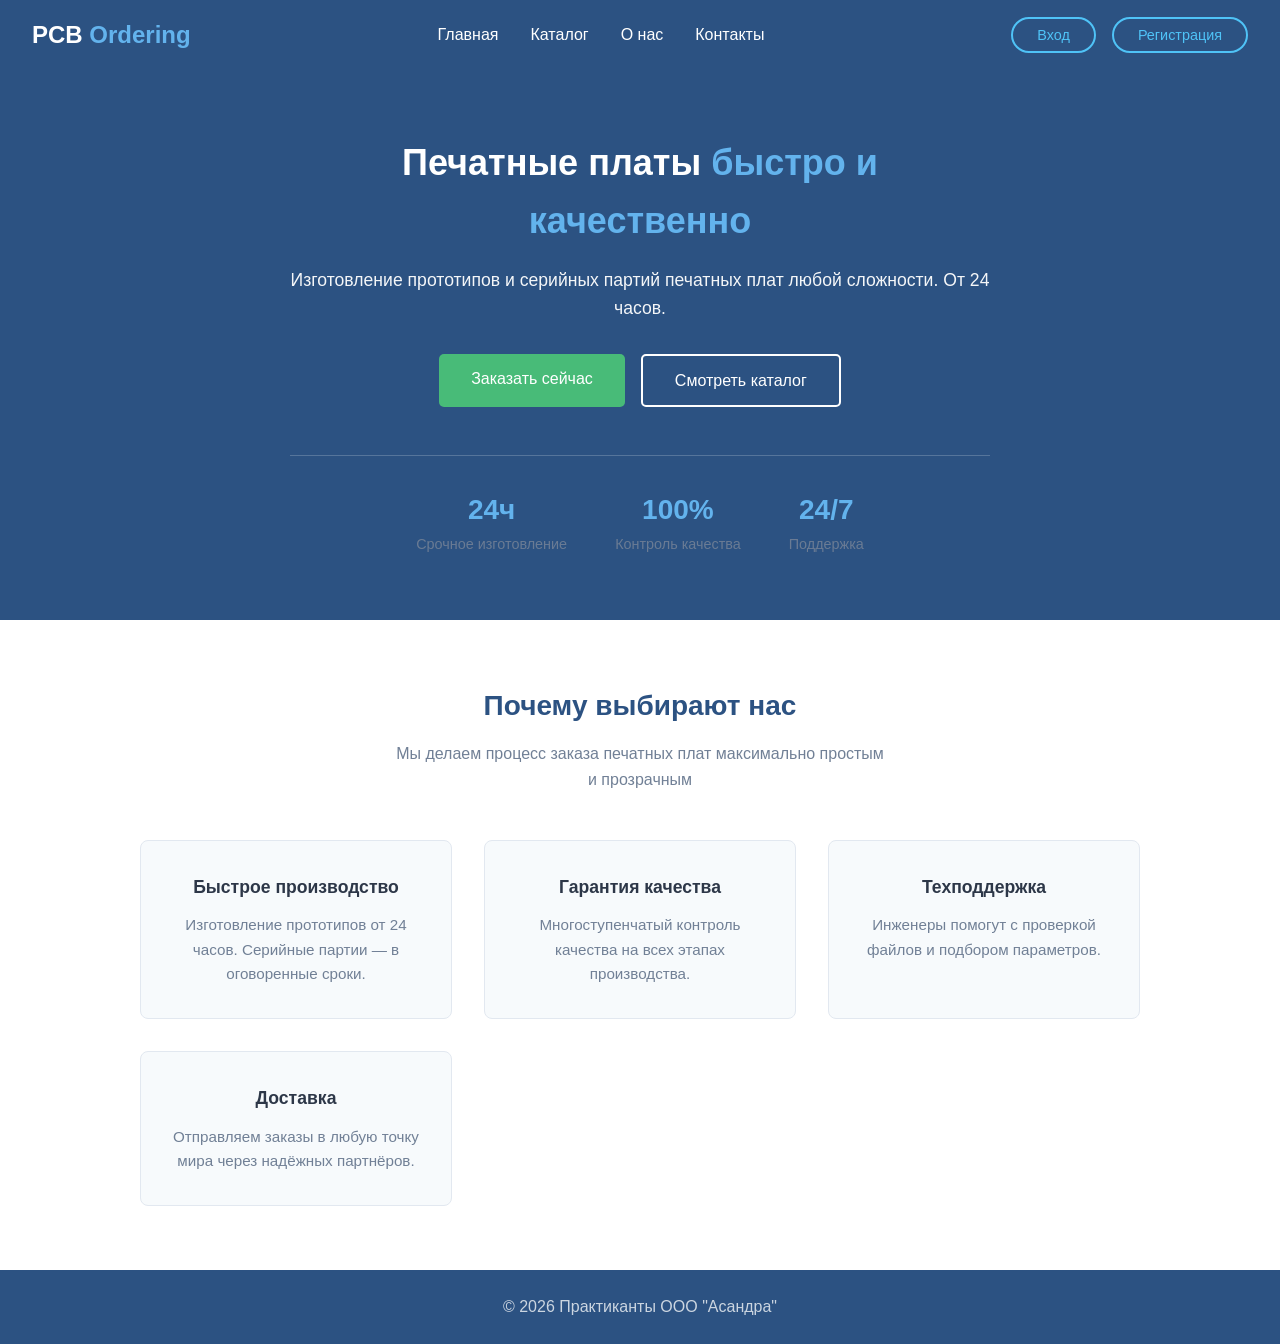
<file: Frontend/Pages/index.html>
<!DOCTYPE html>
<html lang="ru">
<head>
    <meta charset="UTF-8">
    <meta name="viewport" content="width=device-width, initial-scale=1.0">
    <title>PCB Ordering — Печатные платы</title>
    <link rel="stylesheet" href="../css/style.css">
</head>
<body>

    <header class="header">
        <div class="logo" onclick="window.location.href='index.html'">
            PCB <span>Ordering</span>
        </div>
        <nav class="nav">
            <a href="index.html">Главная</a>
            <a href="products.html">Каталог</a>
            <a href="about.html">О нас</a>
            <a href="contacts.html">Контакты</a>
        </nav>
        <div class="auth-section" id="authButtons"></div>
    </header>

    <section class="hero">
        <div class="hero-content">
            <h1>Печатные платы <span>быстро и качественно</span></h1>
            <p>Изготовление прототипов и серийных партий печатных плат любой сложности. От 24 часов.</p>
            <div class="hero-buttons">
                <a href="products.html" class="btn-hero-primary">Заказать сейчас</a>
                <a href="products.html" class="btn-hero-outline">Смотреть каталог</a>
            </div>
            <div class="hero-stats">
                <div class="stat-item">
                    <div class="stat-value">24ч</div>
                    <div class="stat-label">Срочное изготовление</div>
                </div>
                <div class="stat-item">
                    <div class="stat-value">100%</div>
                    <div class="stat-label">Контроль качества</div>
                </div>
                <div class="stat-item">
                    <div class="stat-value">24/7</div>
                    <div class="stat-label">Поддержка</div>
                </div>
            </div>
        </div>
    </section>

    <section class="features">
        <div class="section-title">
            <h2>Почему выбирают нас</h2>
            <p>Мы делаем процесс заказа печатных плат максимально простым и прозрачным</p>
        </div>
        <div class="features-grid">
            <div class="feature-card">
                <h3>Быстрое производство</h3>
                <p>Изготовление прототипов от 24 часов. Серийные партии — в оговоренные сроки.</p>
            </div>
            <div class="feature-card">
                <h3>Гарантия качества</h3>
                <p>Многоступенчатый контроль качества на всех этапах производства.</p>
            </div>
            <div class="feature-card">
                <h3>Техподдержка</h3>
                <p>Инженеры помогут с проверкой файлов и подбором параметров.</p>
            </div>
            <div class="feature-card">
                <h3>Доставка</h3>
                <p>Отправляем заказы в любую точку мира через надёжных партнёров.</p>
            </div>
        </div>
    </section>

    <footer class="footer">
        <p>© 2026 Практиканты ООО "Асандра"</p>
    </footer>

    <script src="../js/api.js"></script>
    <script src="../js/auth.js"></script>
    <script>
        checkAuth();
    </script>
</body>
</html>
</file>
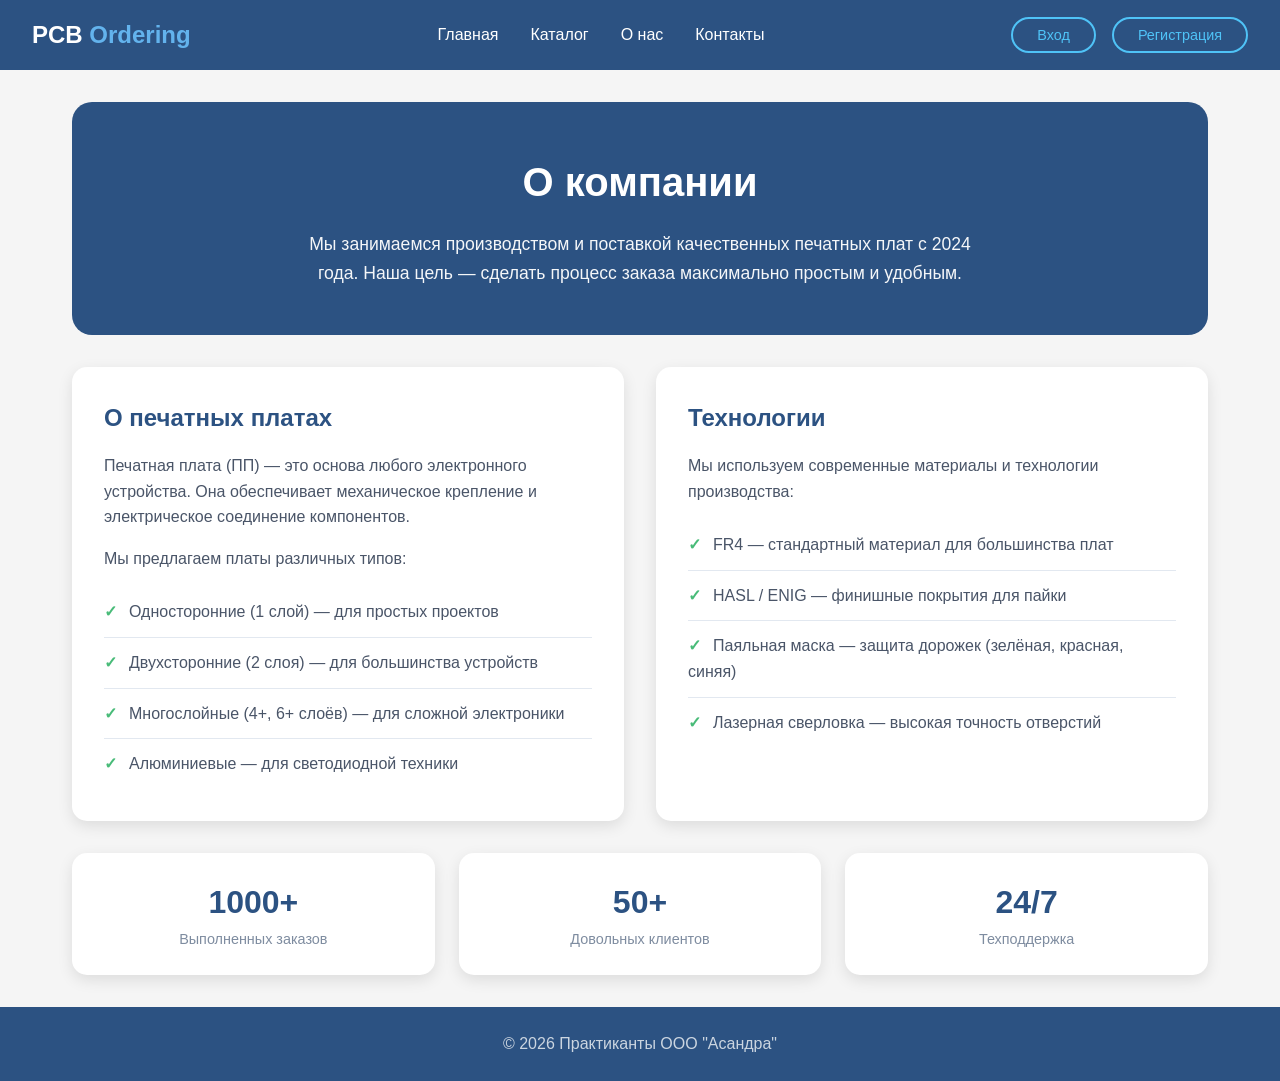
<file: Frontend/Pages/about.html>
<!DOCTYPE html>
<html lang="ru">
<head>
    <meta charset="UTF-8">
    <meta name="viewport" content="width=device-width, initial-scale=1.0">
    <title>О нас - PCB Ordering</title>
    <link rel="stylesheet" href="../css/style.css">
</head>
<body>

    <header class="header">
        <div class="logo" onclick="window.location.href='index.html'">
            PCB <span>Ordering</span>
        </div>
        <nav class="nav">
            <a href="index.html">Главная</a>
            <a href="products.html">Каталог</a>
            <a href="about.html">О нас</a>
            <a href="contacts.html">Контакты</a>
        </nav>
        <div class="auth-section" id="authButtons"></div>
    </header>

    <div class="main" style="flex:1; max-width: 1200px; margin: 0 auto; padding: 2rem; width: 100%;">
        
        <div class="about-hero">
            <h1>О компании</h1>
            <p>Мы занимаемся производством и поставкой качественных печатных плат с 2024 года. Наша цель — сделать процесс заказа максимально простым и удобным.</p>
        </div>

        <div class="about-content">
            <div class="about-card">
                <h2>О печатных платах</h2>
                <p>Печатная плата (ПП) — это основа любого электронного устройства. Она обеспечивает механическое крепление и электрическое соединение компонентов.</p>
                <p>Мы предлагаем платы различных типов:</p>
                <ul class="features-list">
                    <li>Односторонние (1 слой) — для простых проектов</li>
                    <li>Двухсторонние (2 слоя) — для большинства устройств</li>
                    <li>Многослойные (4+, 6+ слоёв) — для сложной электроники</li>
                    <li>Алюминиевые — для светодиодной техники</li>
                </ul>
            </div>
            
            <div class="about-card">
                <h2>Технологии</h2>
                <p>Мы используем современные материалы и технологии производства:</p>
                <ul class="features-list">
                    <li>FR4 — стандартный материал для большинства плат</li>
                    <li>HASL / ENIG — финишные покрытия для пайки</li>
                    <li>Паяльная маска — защита дорожек (зелёная, красная, синяя)</li>
                    <li>Лазерная сверловка — высокая точность отверстий</li>
                </ul>
            </div>
        </div>

        <div class="stats-grid">
            <div class="stat-box">
                <div class="stat-number">1000+</div>
                <div class="stat-label">Выполненных заказов</div>
            </div>
            <div class="stat-box">
                <div class="stat-number">50+</div>
                <div class="stat-label">Довольных клиентов</div>
            </div>
            <div class="stat-box">
                <div class="stat-number">24/7</div>
                <div class="stat-label">Техподдержка</div>
            </div>
        </div>
    </div>

    <footer class="footer">
        <p>© 2026 Практиканты ООО "Асандра"</p>
    </footer>

    <script src="../js/api.js"></script>
    <script src="../js/auth.js"></script>
    <script>
        checkAuth();
    </script>
</body>
</html>
</file>
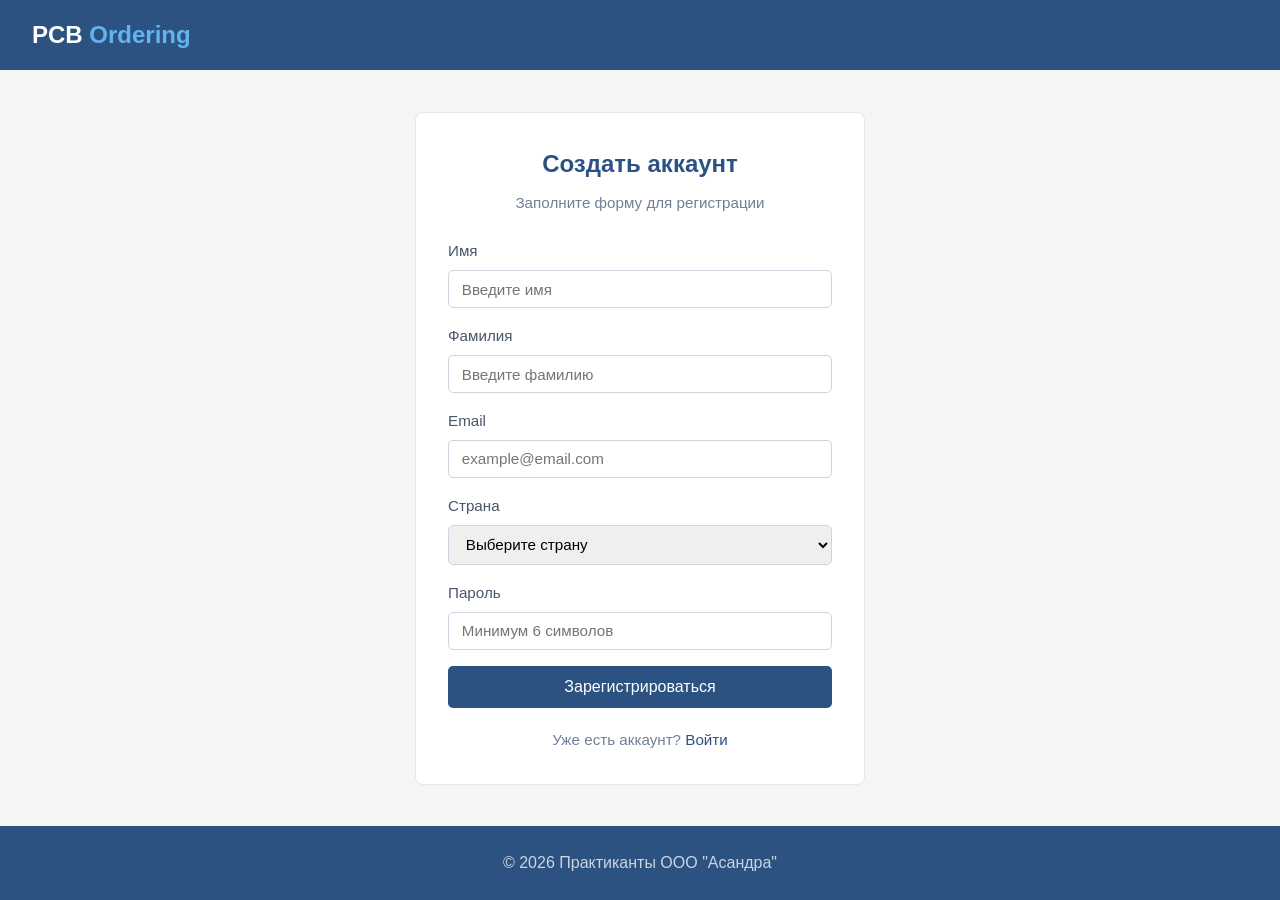
<file: Frontend/Pages/confirm.html>
<!DOCTYPE html>
<html lang="ru">
<head>
    <meta charset="UTF-8">
    <meta name="viewport" content="width=device-width, initial-scale=1.0">
    <title>Подтверждение Email - PCB Ordering</title>
    <link rel="stylesheet" href="../css/style.css">
</head>
<body>

    <header class="header">
        <div class="logo" onclick="window.location.href='index.html'">
            PCB <span>Ordering</span>
        </div>
        <nav class="nav">
            <a href="index.html">Главная</a>
            <a href="products.html">Каталог</a>
            <a href="about.html">О нас</a>
            <a href="contacts.html">Контакты</a>
        </nav>
        <div class="auth-section" id="authButtons"></div>
    </header>

    <div class="main" style="flex:1; display:flex; justify-content:center; align-items:center; padding:2rem;">
        <div class="form-container">
            <h1>Подтверждение email</h1>
            <p class="subtitle">Введите код из письма</p>

            <div id="emailInfo" class="email-info" style="background:#edf2f7; padding:0.75rem; border-radius:5px; margin-bottom:1.5rem; text-align:center;"></div>

            <div id="confirmError" class="error"></div>
            <div id="confirmSuccess" class="success"></div>

            <div class="form-group">
                <input type="text" id="code" class="code-input" placeholder="000000" maxlength="6" style="text-align:center; letter-spacing:8px; font-size:1.25rem;">
            </div>

            <button class="btn-form" onclick="handleConfirm()">Подтвердить</button>

            <div class="form-link">
                Не получили письмо?
                <button class="resend-btn" onclick="handleResend()" style="background:none; border:none; color:#2c5282; cursor:pointer; font-weight:500;">Отправить повторно</button>
            </div>
        </div>
    </div>

    <footer class="footer">
        <p>© 2026 Практиканты ООО "Асандра"</p>
    </footer>

    <script src="../js/api.js"></script>
    <script src="../js/auth.js"></script>
    <script>
        const email = localStorage.getItem("pendingEmail") || "";

        if (!email) {
            alert("Ошибка: email для подтверждения не найден. Пожалуйста, зарегистрируйтесь заново.");
            window.location.href = "register.html";
        }

        document.getElementById("emailInfo").innerHTML = `Код отправлен на <strong>${email}</strong>`;

        async function handleConfirm() {
            const code = document.getElementById("code").value.trim();
            const errorDiv = document.getElementById("confirmError");
            const successDiv = document.getElementById("confirmSuccess");

            errorDiv.style.display = "none";
            successDiv.style.display = "none";

            if (!code || code.length !== 6 || !/^\d{6}$/.test(code)) {
                errorDiv.textContent = "Введите корректный 6-значный код";
                errorDiv.style.display = "block";
                return;
            }

            try {
                await confirmEmail(email, code);
                successDiv.textContent = "Email успешно подтвержден! Перенаправление...";
                successDiv.style.display = "block";
                setTimeout(() => {
                    window.location.href = "../pages/home.html";
                }, 2000);
            } catch (err) {
                errorDiv.textContent = err.message;
                errorDiv.style.display = "block";
            }
        }

        async function handleResend() {
            const errorDiv = document.getElementById("confirmError");
            const successDiv = document.getElementById("confirmSuccess");
            const btn = event.target;

            errorDiv.style.display = "none";
            successDiv.style.display = "none";
            btn.disabled = true;
            btn.textContent = "Отправка...";

            try {
                await resendCode(email);
                successDiv.textContent = "Код подтверждения отправлен повторно! Проверьте почту.";
                successDiv.style.display = "block";
            } catch (err) {
                errorDiv.textContent = err.message;
                errorDiv.style.display = "block";
            } finally {
                btn.disabled = false;
                btn.textContent = "Отправить повторно";
            }
        }
    </script>
</body>
</html>
</file>
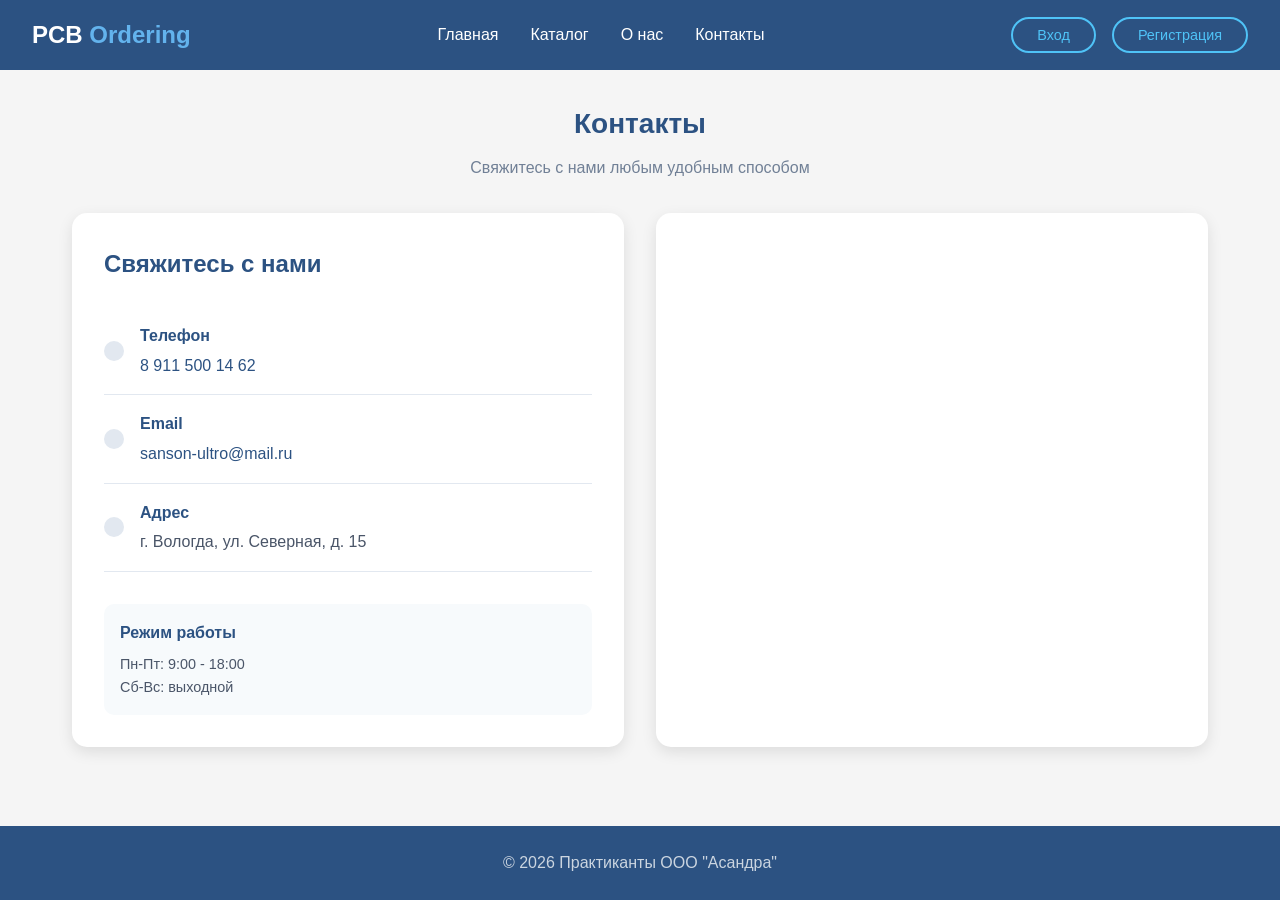
<file: Frontend/Pages/contacts.html>
<!DOCTYPE html>
<html lang="ru">
<head>
    <meta charset="UTF-8">
    <meta name="viewport" content="width=device-width, initial-scale=1.0">
    <title>Контакты - PCB Ordering</title>
    <link rel="stylesheet" href="../css/style.css">
</head>
<body>

    <header class="header">
        <div class="logo" onclick="window.location.href='index.html'">
            PCB <span>Ordering</span>
        </div>
        <nav class="nav">
            <a href="index.html">Главная</a>
            <a href="products.html">Каталог</a>
            <a href="about.html">О нас</a>
            <a href="contacts.html">Контакты</a>
        </nav>
        <div class="auth-section" id="authButtons"></div>
    </header>

    <div class="main" style="flex:1; max-width: 1200px; margin: 0 auto; padding: 2rem; width: 100%;">
        <div class="catalog-header">
            <h1 style="color: #2c5282;">Контакты</h1>
            <p style="color: #718096;">Свяжитесь с нами любым удобным способом</p>
        </div>

        <div class="contacts-container">
            <div class="contacts-info">
                <h2>Свяжитесь с нами</h2>
                
                <div class="contact-item">
                    <div class="contact-icon"></div>
                    <div class="contact-text">
                        <strong>Телефон</strong>
                        <a href="tel:+79115001462">8 911 500 14 62</a>
                    </div>
                </div>
                
                <div class="contact-item">
                    <div class="contact-icon"></div>
                    <div class="contact-text">
                        <strong>Email</strong>
                        <a href="mailto:sanson-ultro@mail.ru">sanson-ultro@mail.ru</a>
                    </div>
                </div>
                
                <div class="contact-item">
                    <div class="contact-icon"></div>
                    <div class="contact-text">
                        <strong>Адрес</strong>
                        <span>г. Вологда, ул. Северная, д. 15</span>
                    </div>
                </div>

                <div class="working-hours">
                    <h3>Режим работы</h3>
                    <p>Пн-Пт: 9:00 - 18:00</p>
                    <p>Сб-Вс: выходной</p>
                </div>
            </div>

            <div class="map-container">
                <iframe 
                    src="https://yandex.ru/map-widget/v1/?ll=39.889582%2C59.215163&z=16&pt=39.889582,59.215163,pm2rdm"
                    allowfullscreen="true"
                    loading="lazy">
                </iframe>
            </div>
        </div>
    </div>

    <footer class="footer">
        <p>© 2026 Практиканты ООО "Асандра"</p>
    </footer>

    <script src="../js/api.js"></script>
    <script src="../js/auth.js"></script>
    <script>
        checkAuth();
    </script>
</body>
</html>
</file>
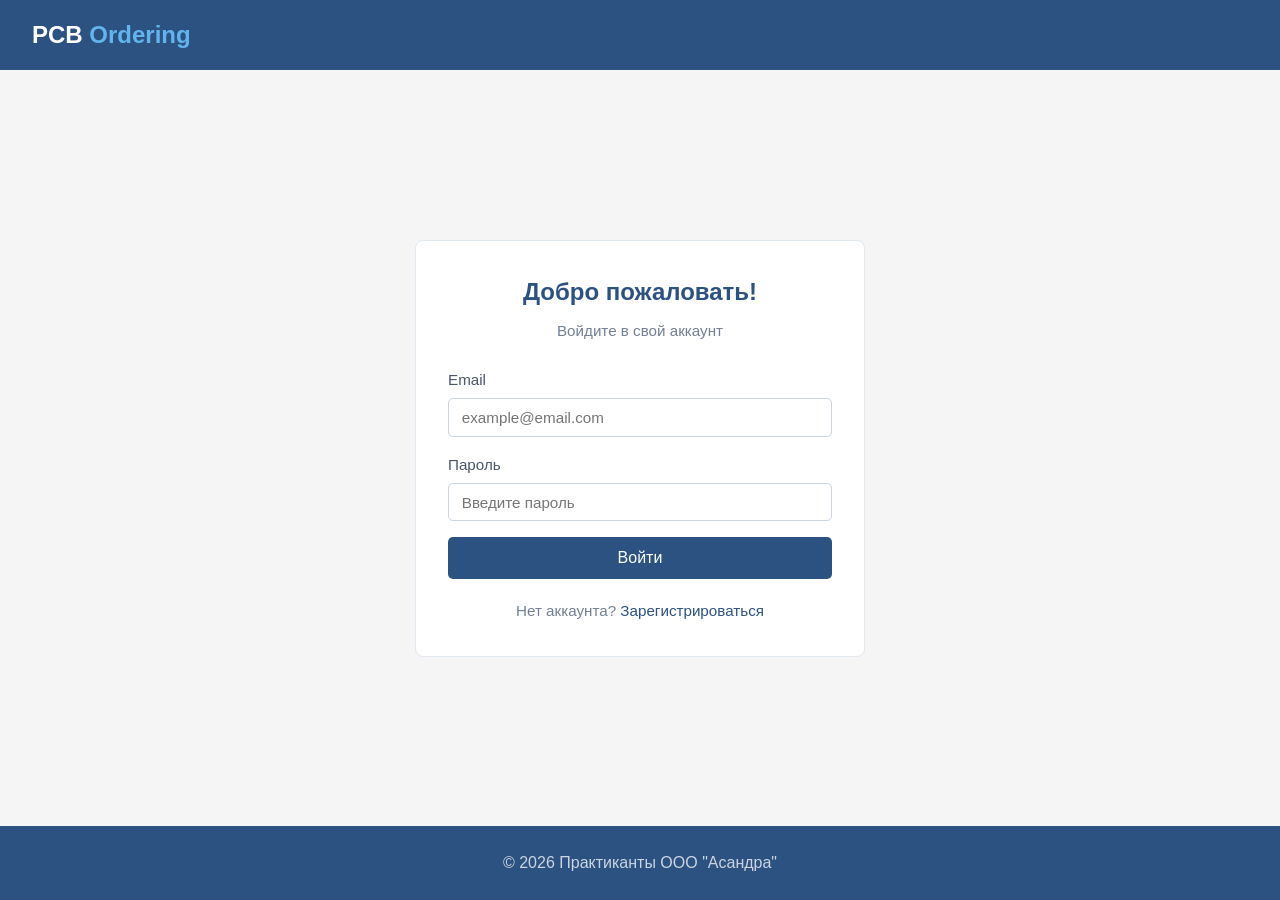
<file: Frontend/Pages/login.html>
<!DOCTYPE html>
<html lang="ru">
<head>
    <meta charset="UTF-8">
    <meta name="viewport" content="width=device-width, initial-scale=1.0">
    <title>Вход - PCB Ordering</title>
    <link rel="stylesheet" href="../css/style.css">
</head>
<body>

    <header class="header">
        <div class="logo" onclick="window.location.href='index.html'">
            PCB <span>Ordering</span>
        </div>
        <nav class="nav">
            <div class="auth-section" id="authButtons"></div>
        </nav>
    </header>

    <div class="main" style="flex:1; display:flex; justify-content:center; align-items:center; padding:2rem;">
        <div class="form-container">
            <h1>Добро пожаловать!</h1>
            <p class="subtitle">Войдите в свой аккаунт</p>

            <div id="loginError" class="error"></div>

            <div class="form-group">
                <label for="loginEmail">Email</label>
                <input type="email" id="loginEmail" placeholder="example@email.com">
            </div>

            <div class="form-group">
                <label for="loginPassword">Пароль</label>
                <input type="password" id="loginPassword" placeholder="Введите пароль">
            </div>

            <button class="btn-form" onclick="handleLogin()">Войти</button>

            <div class="form-link">
                Нет аккаунта? <a href="register.html">Зарегистрироваться</a>
            </div>
        </div>
    </div>

    <footer class="footer">
        <p>© 2026 Практиканты ООО "Асандра"</p>
    </footer>

    <script src="../js/api.js"></script>
    <script src="../js/auth.js"></script>
    <script>
        async function handleLogin() {
            const email = document.getElementById("loginEmail").value.trim();
            const password = document.getElementById("loginPassword").value.trim();
            const errorDiv = document.getElementById("loginError");

            errorDiv.style.display = "none";

            if (!email || !password) {
                errorDiv.textContent = "Пожалуйста, заполните все поля";
                errorDiv.style.display = "block";
                return;
            }

            if (!validateEmail(email)) {
                errorDiv.textContent = "Введите корректный email";
                errorDiv.style.display = "block";
                return;
            }

            try {
                await login(email, password);
            } catch (err) {
                errorDiv.textContent = err.message;
                errorDiv.style.display = "block";
            }
        }
    </script>
</body>
</html>
</file>
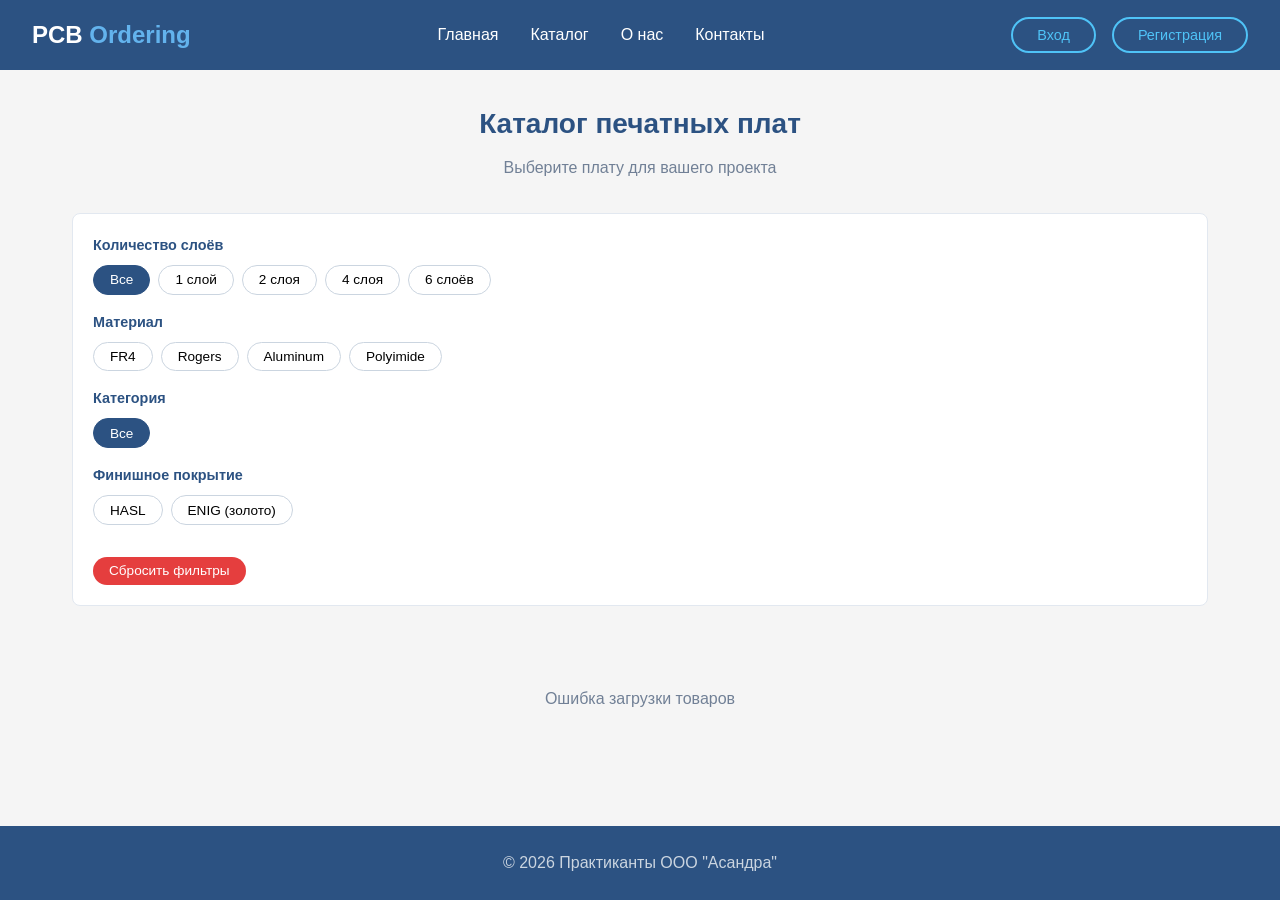
<file: Frontend/Pages/product-details.html>
<!DOCTYPE html>
<html lang="ru">
<head>
    <meta charset="UTF-8">
    <meta name="viewport" content="width=device-width, initial-scale=1.0">
    <title>Детали товара - PCB Ordering</title>
    <link rel="stylesheet" href="../css/style.css">
</head>
<body>

<header class="header">
    <div class="logo" onclick="window.location.href='index.html'">
        PCB <span>Ordering</span>
    </div>
    <nav class="nav">
        <a href="index.html">Главная</a>
        <a href="products.html">Каталог</a>
        <a href="about.html">О нас</a>
        <a href="contacts.html">Контакты</a>
    </nav>
    <div class="auth-section" id="authButtons"></div>
</header>

<div class="main" style="flex:1; max-width: 900px; margin: 0 auto; padding: 2rem; width: 100%;">
    <div id="productContainer">
        <div class="loading">Загрузка...</div>
    </div>
</div>

<footer class="footer">
    <p>© 2026 Практиканты ООО "Асандра"</p>
</footer>

<script src="../js/api.js"></script>
<script src="../js/auth.js"></script>

<script>
const productId = new URLSearchParams(window.location.search).get('id');

if (!productId) {
    window.location.href = 'products.html';
}

async function loadProduct() {
    const container = document.getElementById("productContainer");

    try {
        const product = await apiRequest(`${API_BASE_URL}/products/${productId}`);
        const spec = product.specification || {};

        const imageUrl = product.imageUrl
            ? product.imageUrl
            : 'https://via.placeholder.com/600x300/2c5282/white?text=PCB';

        container.innerHTML = `
            <div class="product-detail">
                <div class="product-image-large" style="background-image: url('${imageUrl}'); background-size: cover; background-position: center;"></div>

                <div class="product-info-large">
                    <h1 class="product-title-large">${escapeHtml(product.name) || 'Печатная плата'}</h1>
                    <div class="product-price-large">${(product.price || 0).toLocaleString('ru-RU')} ₽</div>
                    <div class="product-description-large">${escapeHtml(product.description) || ''}</div>

                    <table class="specs-table">
                        <tr><td class="spec-label">Количество слоёв</td><td>${spec.layers || '—'}</td></tr>
                        <tr><td class="spec-label">Размеры</td><td>${spec.width && spec.height ? `${spec.width} × ${spec.height} мм` : '—'}</td></tr>
                        <tr><td class="spec-label">Толщина платы</td><td>${spec.thickness ? `${spec.thickness} мм` : '—'}</td></tr>
                        <tr><td class="spec-label">Толщина меди</td><td>${spec.copperThickness ? `${spec.copperThickness} унц` : '—'}</td></tr>
                        <tr><td class="spec-label">Материал</td><td>${spec.material || '—'}</td></tr>
                        <tr><td class="spec-label">Цвет паяльной маски</td><td>${spec.solderMaskColor || '—'}</td></tr>
                        <tr><td class="spec-label">Финишное покрытие</td><td>${spec.surfaceFinish || '—'}</td></tr>
                    </table>

                    <div class="order-section">
                        <label>Количество:</label>
                        <input type="number" id="quantity" class="quantity-input" min="1" value="1">
                        <button class="btn-order-large" onclick="createOrder()">Заказать</button>
                    </div>

                    <div id="orderError" class="error"></div>

                    <a href="products.html" class="back-link">← Вернуться к каталогу</a>
                </div>
            </div>
        `;
    } catch (error) {
        console.error(error);
        container.innerHTML = '<div class="loading">Ошибка загрузки товара</div>';
    }
}

function escapeHtml(str) {
    if (!str) return '';
    return str.replace(/[&<>]/g, function(m) {
        if (m === '&') return '&amp;';
        if (m === '<') return '&lt;';
        if (m === '>') return '&gt;';
        return m;
    });
}

async function createOrder() {
    const quantity = parseInt(document.getElementById("quantity").value);
    const token = localStorage.getItem("accessToken");
    const errorDiv = document.getElementById("orderError");

    errorDiv.style.display = "none";

    if (!token) {
        if (confirm("Для заказа необходимо войти в аккаунт. Перейти на страницу входа?")) {
            window.location.href = "login.html";
        }
        return;
    }

    if (!quantity || quantity < 1) {
        errorDiv.textContent = "Введите корректное количество";
        errorDiv.style.display = "block";
        return;
    }

    try {
        const order = await apiRequest(`${API_BASE_URL}/orders`, {
            method: "POST",
            body: JSON.stringify({
                idProduct: parseInt(productId),
                quantity: quantity
            })
        });

        alert(`Заказ #${order.orderNumber} успешно создан! Сумма: ${order.totalPrice.toLocaleString('ru-RU')} ₽`);
        window.location.href = "home.html";
    } catch (error) {
        errorDiv.textContent = error.message || "Ошибка создания заказа";
        errorDiv.style.display = "block";
    }
}

checkAuth();
loadProduct();
</script>

</body>
</html>
</file>
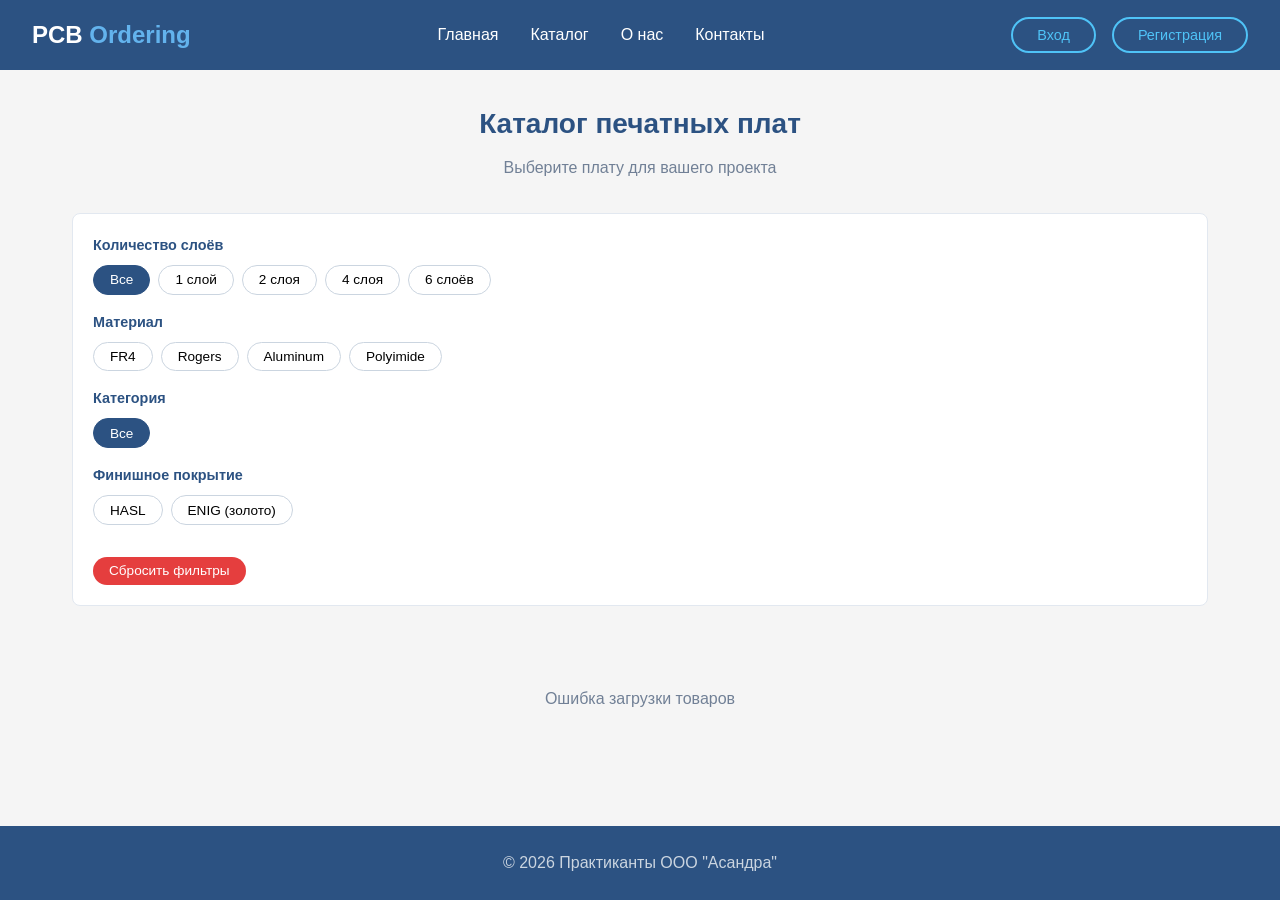
<file: Frontend/Pages/products.html>
<!DOCTYPE html>
<html lang="ru">
<head>
    <meta charset="UTF-8">
    <meta name="viewport" content="width=device-width, initial-scale=1.0">
    <title>Каталог - PCB Ordering</title>
    <link rel="stylesheet" href="../css/style.css">
</head>
<body>

<header class="header">
    <div class="logo" onclick="window.location.href='index.html'">
        PCB <span>Ordering</span>
    </div>
    <nav class="nav">
        <a href="index.html">Главная</a>
        <a href="products.html">Каталог</a>
        <a href="about.html">О нас</a>
        <a href="contacts.html">Контакты</a>
    </nav>
    <div class="auth-section" id="authButtons"></div>
</header>

<div class="main" style="flex:1; max-width: 1200px; margin: 0 auto; padding: 2rem; width: 100%;">
    <div class="catalog-header">
        <h1 style="color: #2c5282;">Каталог печатных плат</h1>
        <p style="color: #718096;">Выберите плату для вашего проекта</p>
    </div>

    <div class="filters">
        <div class="filter-section">
            <h3>Количество слоёв</h3>
            <div class="filter-group">
                <button class="filter-btn active" data-type="layers" data-value="all">Все</button>
                <button class="filter-btn" data-type="layers" data-value="1">1 слой</button>
                <button class="filter-btn" data-type="layers" data-value="2">2 слоя</button>
                <button class="filter-btn" data-type="layers" data-value="4">4 слоя</button>
                <button class="filter-btn" data-type="layers" data-value="6">6 слоёв</button>
            </div>
        </div>

        <div class="filter-section">
            <h3>Материал</h3>
            <div class="filter-group">
                <button class="filter-btn" data-type="material" data-value="FR4">FR4</button>
                <button class="filter-btn" data-type="material" data-value="Rogers">Rogers</button>
                <button class="filter-btn" data-type="material" data-value="Aluminum">Aluminum</button>
                <button class="filter-btn" data-type="material" data-value="Polyimide">Polyimide</button>
            </div>
        </div>

        <div class="filter-section">
            <h3>Категория</h3>
            <div class="filter-group" id="categoryFilters">
                <button class="filter-btn active" data-type="category" data-value="all">Все</button>
            </div>
        </div>

        <div class="filter-section">
            <h3>Финишное покрытие</h3>
            <div class="filter-group">
                <button class="filter-btn" data-type="surfaceFinish" data-value="HASL">HASL</button>
                <button class="filter-btn" data-type="surfaceFinish" data-value="ENIG">ENIG (золото)</button>
            </div>
        </div>

        <button id="resetFilters" class="reset-btn">Сбросить фильтры</button>
    </div>

    <div id="productsContainer" class="products-grid">
        <div class="loading">Загрузка товаров...</div>
    </div>
</div>

<footer class="footer">
    <p>© 2026 Практиканты ООО "Асандра"</p>
</footer>

<script src="../js/api.js"></script>
<script src="../js/auth.js"></script>
<script>
    let allProducts = [];
    let categories = [];
    let activeFilters = {
        layers: 'all',
        material: null,
        category: 'all',
        surfaceFinish: null
    };

    async function loadProducts() {
        const container = document.getElementById("productsContainer");
        try {
            const products = await apiRequest(`${API_BASE_URL}/products`);
            allProducts = products;
            if (allProducts.length === 0) {
                container.innerHTML = '<div class="loading">Товары временно недоступны</div>';
                return;
            }
            renderProducts(allProducts);
        } catch (error) {
            console.error("Ошибка загрузки товаров:", error);
            container.innerHTML = '<div class="loading">Ошибка загрузки товаров</div>';
        }
    }

    async function loadCategories() {
        try {
            const response = await fetch(`${API_BASE_URL}/categories`);
            categories = await response.json();
            const container = document.getElementById("categoryFilters");
            if (!container) return;

            let html = '<button class="filter-btn active" data-type="category" data-value="all">Все</button>';
            categories.forEach(cat => {
                html += `<button class="filter-btn" data-type="category" data-value="${cat.idCategory}">${escapeHtml(cat.name)}</button>`;
            });
            container.innerHTML = html;

            document.querySelectorAll('.filter-btn[data-type="category"]').forEach(btn => {
                btn.addEventListener('click', () => updateActiveFilter('category', btn.dataset.value));
            });
        } catch (error) {
            console.error("Ошибка загрузки категорий:", error);
        }
    }

    function renderProducts(products) {
        const container = document.getElementById("productsContainer");

        if (products.length === 0) {
            container.innerHTML = '<div class="loading">Нет товаров, соответствующих фильтру</div>';
            return;
        }

        container.innerHTML = products.map(product => {
            const imageUrl = product.imageUrl ? `${FILES_BASE_URL}${product.imageUrl}` : 'https://via.placeholder.com/300x200/2c5282/white?text=PCB';
            const spec = product.specification || {};

            let specsHtml = '';
            if (spec.layers) specsHtml += `<span class="spec-tag">${spec.layers} слоя</span>`;
            if (spec.material) specsHtml += `<span class="spec-tag">${spec.material}</span>`;
            if (spec.surfaceFinish) specsHtml += `<span class="spec-tag">${spec.surfaceFinish}</span>`;

            return `
                <div class="product-card" onclick="window.location.href='product-details.html?id=${product.idProduct}'">
                    <div class="product-image" style="background-image: url('${encodeURI(imageUrl)}');"></div>
                    <div class="product-info">
                        <div class="product-title">${escapeHtml(product.name) || 'Печатная плата'}</div>
                        <div class="product-description">${escapeHtml(product.description) || 'Качественная печатная плата для ваших проектов'}</div>
                        <div class="product-specs" style="display: flex; flex-wrap: wrap; gap: 0.5rem; margin-bottom: 0.5rem;">
                            ${specsHtml}
                        </div>
                        <div class="product-price">${(product.price || 0).toLocaleString('ru-RU')} ₽</div>
                        <button class="btn-details" onclick="event.stopPropagation(); window.location.href='product-details.html?id=${product.idProduct}'">Подробнее</button>
                    </div>
                </div>
            `;
        }).join('');
    }

    function applyFilters() {
        let filtered = [...allProducts];

        if (activeFilters.layers !== 'all') {
            filtered = filtered.filter(p => p.specification?.layers === parseInt(activeFilters.layers));
        }

        if (activeFilters.material) {
            filtered = filtered.filter(p => p.specification?.material === activeFilters.material);
        }

        if (activeFilters.category !== 'all') {
            filtered = filtered.filter(p => p.idCategory === parseInt(activeFilters.category));
        }

        if (activeFilters.surfaceFinish) {
            filtered = filtered.filter(p => p.specification?.surfaceFinish === activeFilters.surfaceFinish);
        }

        renderProducts(filtered);
    }

    function updateActiveFilter(type, value) {
        if (value === 'all' && (type === 'layers' || type === 'category')) {
            activeFilters[type] = 'all';
        } else {
            activeFilters[type] = value;
        }

        document.querySelectorAll(`.filter-btn[data-type="${type}"]`).forEach(btn => {
            if (btn.dataset.value === value || (type === 'layers' && btn.dataset.value === value)) {
                btn.classList.add('active');
            } else {
                btn.classList.remove('active');
            }
        });

        applyFilters();
    }

    function resetFilters() {
        activeFilters = {
            layers: 'all',
            material: null,
            category: 'all',
            surfaceFinish: null
        };

        document.querySelectorAll('.filter-btn').forEach(btn => btn.classList.remove('active'));

        const allLayersBtn = document.querySelector('.filter-btn[data-type="layers"][data-value="all"]');
        if (allLayersBtn) allLayersBtn.classList.add('active');

        const allCategoryBtn = document.querySelector('.filter-btn[data-type="category"][data-value="all"]');
        if (allCategoryBtn) allCategoryBtn.classList.add('active');

        applyFilters();
    }

    function escapeHtml(str) {
        if (!str) return '';
        return str.replace(/[&<>]/g, function(m) {
            if (m === '&') return '&amp;';
            if (m === '<') return '&lt;';
            if (m === '>') return '&gt;';
            return m;
        });
    }

    document.querySelectorAll('.filter-btn[data-type="layers"]').forEach(btn => {
        btn.addEventListener('click', () => updateActiveFilter('layers', btn.dataset.value));
    });

    document.querySelectorAll('.filter-btn[data-type="material"]').forEach(btn => {
        btn.addEventListener('click', () => updateActiveFilter('material', btn.dataset.value));
    });

    document.querySelectorAll('.filter-btn[data-type="surfaceFinish"]').forEach(btn => {
        btn.addEventListener('click', () => updateActiveFilter('surfaceFinish', btn.dataset.value));
    });

    document.getElementById('resetFilters')?.addEventListener('click', resetFilters);

    document.addEventListener('DOMContentLoaded', async () => {
        checkAuth();
        await loadCategories();
        await loadProducts();
    });
</script>

</body>
</html>
</file>
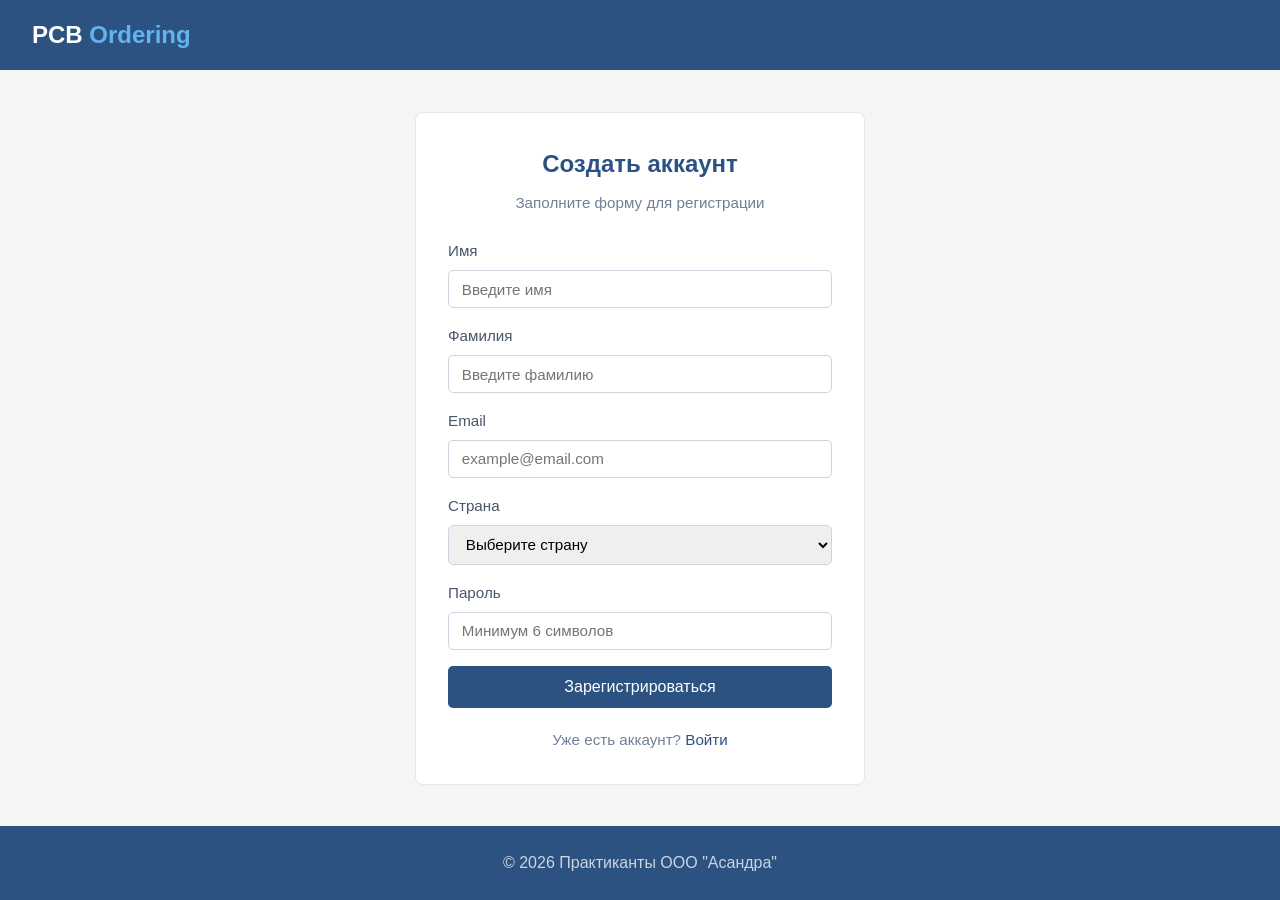
<file: Frontend/Pages/register.html>
<!DOCTYPE html>
<html lang="ru">
<head>
    <meta charset="UTF-8">
    <meta name="viewport" content="width=device-width, initial-scale=1.0">
    <title>Регистрация - PCB Ordering</title>
    <link rel="stylesheet" href="../css/style.css">
</head>
<body>

    <header class="header">
        <div class="logo" onclick="window.location.href='index.html'">
            PCB <span>Ordering</span>
        </div>
        <nav class="nav">
            <div class="auth-section" id="authButtons"></div>
        </nav>
    </header>

    <div class="main" style="flex:1; display:flex; justify-content:center; align-items:center; padding:2rem;">
        <div class="form-container">
            <h1>Создать аккаунт</h1>
            <p class="subtitle">Заполните форму для регистрации</p>

            <div id="regError" class="error"></div>

            <div class="form-group">
                <label for="regName">Имя</label>
                <input type="text" id="regName" placeholder="Введите имя">
            </div>

            <div class="form-group">
                <label for="regSurname">Фамилия</label>
                <input type="text" id="regSurname" placeholder="Введите фамилию">
            </div>

            <div class="form-group">
                <label for="regEmail">Email</label>
                <input type="email" id="regEmail" placeholder="example@email.com">
            </div>

            <div class="form-group">
                <label for="regCountry">Страна</label>
                <select id="regCountry">
                    <option value="">Выберите страну</option>
                </select>
            </div>

            <div class="form-group">
                <label for="regPassword">Пароль</label>
                <input type="password" id="regPassword" placeholder="Минимум 6 символов">
            </div>

            <button class="btn-form" onclick="handleRegister()">Зарегистрироваться</button>

            <div class="form-link">
                Уже есть аккаунт? <a href="login.html">Войти</a>
            </div>
        </div>
    </div>

    <footer class="footer">
        <p>© 2026 Практиканты ООО "Асандра"</p>
    </footer>

    <script src="../js/api.js"></script>
    <script src="../js/auth.js"></script>
    <script>
        async function handleRegister() {
            const name = document.getElementById("regName").value.trim();
            const surname = document.getElementById("regSurname").value.trim();
            const email = document.getElementById("regEmail").value.trim();
            const password = document.getElementById("regPassword").value.trim();
            const idCountry = document.getElementById("regCountry").value;
            const errorDiv = document.getElementById("regError");

            errorDiv.style.display = "none";

            if (!name || !surname || !email || !password || !idCountry) {
                errorDiv.textContent = "Пожалуйста, заполните все поля";
                errorDiv.style.display = "block";
                return;
            }

            if (!validateEmail(email)) {
                errorDiv.textContent = "Введите корректный email";
                errorDiv.style.display = "block";
                return;
            }

            if (password.length < 6) {
                errorDiv.textContent = "Пароль должен быть минимум 6 символов";
                errorDiv.style.display = "block";
                return;
            }

            try {
                await register(name, surname, email, password, idCountry);
            } catch (err) {
                errorDiv.textContent = err.message;
                errorDiv.style.display = "block";
            }
        }

        loadCountries();
    </script>
</body>
</html>
</file>
<file: Frontend/css/style.css>
* {
    margin: 0;
    padding: 0;
    box-sizing: border-box;
}

body {
    font-family: 'Segoe UI', Tahoma, Geneva, Verdana, sans-serif;
    background: #f5f5f5;
    color: #333;
    line-height: 1.6;
    min-height: 100vh;
    display: flex;
    flex-direction: column;
}

.header {
    background: #2c5282;
    color: white;
    padding: 1rem 2rem;
    display: flex;
    justify-content: space-between;
    align-items: center;
    flex-wrap: wrap;
    gap: 1rem;
}

.logo {
    font-size: 1.5rem;
    font-weight: bold;
    cursor: pointer;
}

.logo span {
    color: #63b3ed;
}

.nav {
    display: flex;
    gap: 2rem;
    align-items: center;
    flex-wrap: wrap;
}

.nav a {
    color: white;
    text-decoration: none;
    transition: opacity 0.3s;
}

.nav a:hover {
    opacity: 0.8;
}

.auth-section {
    display: flex;
    align-items: center;
    gap: 1rem;
}

.user-info {
    display: flex;
    align-items: center;
    gap: 1rem;
    background: rgba(255,255,255,0.1);
    padding: 0.5rem 1rem;
    border-radius: 20px;
}

.user-name {
    color: white;
    font-weight: 500;
    cursor: pointer;
}

.btn-header {
    background: transparent;
    border: 2px solid #4fc3f7;
    color: #4fc3f7;
    padding: 0.5rem 1.5rem;
    border-radius: 25px;
    cursor: pointer;
    transition: all 0.3s;
    font-size: 0.9rem;
    text-decoration: none;
    display: inline-block;
}

.btn-header:hover {
    background: #4fc3f7;
    color: #1e3a5f;
    transform: translateY(-2px);
}

.logout-btn {
    background: transparent;
    border: 1px solid #fc8181;
    color: #fc8181;
    padding: 0.4rem 0.9rem;
    border-radius: 25px;
    cursor: pointer;
    font-size: 0.85rem;
    transition: all 0.3s;
}

.logout-btn:hover {
    background: #fc8181;
    color: white;
}

.btn-hero-primary {
    background: #48bb78;
    color: white;
    padding: 0.75rem 2rem;
    border-radius: 5px;
    font-weight: 500;
    cursor: pointer;
    transition: all 0.3s;
    border: none;
    font-size: 1rem;
    text-decoration: none;
    display: inline-block;
    text-align: center;
}

.btn-hero-primary:hover {
    background: #38a169;
    transform: translateY(-2px);
}

.btn-hero-outline {
    background: transparent;
    border: 2px solid white;
    color: white;
    padding: 0.75rem 2rem;
    border-radius: 5px;
    font-weight: 500;
    cursor: pointer;
    transition: all 0.3s;
    font-size: 1rem;
    text-decoration: none;
    display: inline-block;
    text-align: center;
}

.btn-hero-outline:hover {
    background: white;
    color: #2c5282;
    transform: translateY(-2px);
}

.btn-form {
    width: 100%;
    padding: 0.75rem;
    background: #2c5282;
    color: white;
    border: none;
    border-radius: 5px;
    font-size: 1rem;
    font-weight: 500;
    cursor: pointer;
    transition: background 0.3s;
    text-align: center;
}

.btn-form:hover {
    background: #1e3a5f;
}

.btn-order {
    width: 100%;
    padding: 0.6rem;
    background: #2c5282;
    color: white;
    border: none;
    border-radius: 5px;
    font-size: 0.95rem;
    font-weight: 500;
    cursor: pointer;
    transition: background 0.3s;
}

.btn-order:hover {
    background: #1e3a5f;
}

.btn-details {
    width: 100%;
    padding: 0.6rem;
    background: #2c5282;
    color: white;
    border: none;
    border-radius: 5px;
    cursor: pointer;
    transition: background 0.3s;
    font-size: 0.9rem;
}

.btn-details:hover {
    background: #1e3a5f;
}

.btn-order-large {
    padding: 0.75rem 2rem;
    background: #48bb78;
    color: white;
    border: none;
    border-radius: 5px;
    font-size: 1rem;
    cursor: pointer;
}

.btn-order-large:hover {
    background: #38a169;
}

.form-container {
    background: white;
    padding: 2rem;
    border-radius: 8px;
    width: 100%;
    max-width: 450px;
    border: 1px solid #e2e8f0;
}

.form-container h1 {
    text-align: center;
    color: #2c5282;
    font-size: 1.5rem;
    margin-bottom: 0.5rem;
}

.form-container .subtitle {
    text-align: center;
    color: #718096;
    margin-bottom: 1.5rem;
    font-size: 0.95rem;
}

.form-group {
    margin-bottom: 1rem;
}

.form-group label {
    display: block;
    margin-bottom: 0.4rem;
    color: #4a5568;
    font-size: 0.95rem;
}

.form-group input,
.form-group select {
    width: 100%;
    padding: 0.6rem 0.8rem;
    border: 1px solid #cbd5e0;
    border-radius: 5px;
    font-size: 0.95rem;
    transition: border-color 0.2s;
}

.form-group input:focus,
.form-group select:focus {
    outline: none;
    border-color: #2c5282;
}

.email-info {
    background: #edf2f7;
    padding: 0.75rem;
    border-radius: 5px;
    margin-bottom: 1.5rem;
    text-align: center;
    word-break: break-all;
}

.code-input {
    text-align: center;
    letter-spacing: 8px;
    font-size: 1.25rem;
}

.resend-btn {
    background: none;
    border: none;
    color: #2c5282;
    cursor: pointer;
    font-weight: 500;
}

.resend-btn:hover {
    text-decoration: underline;
}

.error {
    background: #fef2f2;
    color: #c53030;
    padding: 0.75rem;
    border-radius: 5px;
    margin-bottom: 1rem;
    font-size: 0.9rem;
    display: none;
}

.success {
    background: #f0fdf4;
    color: #22c55e;
    padding: 0.75rem;
    border-radius: 5px;
    margin-bottom: 1rem;
    font-size: 0.9rem;
    display: none;
}

.form-link {
    text-align: center;
    margin-top: 1.25rem;
    color: #718096;
    font-size: 0.95rem;
}

.form-link a {
    color: #2c5282;
    text-decoration: none;
    font-weight: 500;
}

.form-link a:hover {
    text-decoration: underline;
}

.catalog-header {
    margin-bottom: 2rem;
    text-align: center;
}

.catalog-header h1 {
    color: #2c5282;
    font-size: 1.75rem;
    margin-bottom: 0.5rem;
}

.catalog-header p {
    color: #718096;
}

.filters {
    background: white;
    padding: 1.25rem;
    border-radius: 8px;
    margin-bottom: 2rem;
    border: 1px solid #e2e8f0;
}

.filter-section {
    margin-bottom: 1rem;
}

.filter-section h3 {
    font-size: 0.9rem;
    color: #2c5282;
    margin-bottom: 0.5rem;
}

.filter-group {
    display: flex;
    gap: 0.5rem;
    flex-wrap: wrap;
}

.filter-btn {
    padding: 0.4rem 1rem;
    border: 1px solid #cbd5e0;
    background: white;
    border-radius: 20px;
    cursor: pointer;
    transition: all 0.3s;
    font-size: 0.85rem;
}

.filter-btn:hover,
.filter-btn.active {
    background: #2c5282;
    border-color: #2c5282;
    color: white;
}

.reset-btn {
    margin-top: 1rem;
    padding: 0.4rem 1rem;
    background: #e53e3e;
    color: white;
    border: none;
    border-radius: 20px;
    cursor: pointer;
    font-size: 0.85rem;
}

.reset-btn:hover {
    background: #c53030;
}

.products-grid {
    display: grid;
    grid-template-columns: repeat(auto-fill, minmax(300px, 1fr));
    gap: 1.5rem;
}

.product-card {
    background: white;
    border-radius: 8px;
    overflow: hidden;
    border: 1px solid #e2e8f0;
    transition: transform 0.2s, box-shadow 0.2s;
    cursor: pointer;
}

.product-card:hover {
    transform: translateY(-5px);
    box-shadow: 0 10px 30px rgba(0,0,0,0.15);
}

.product-image {
    height: 200px;
    width: 100%;
    background-size: cover;
    background-position: center;
    background-repeat: no-repeat;
    background-color: #2c5282;
    display: block;
}

.product-info {
    padding: 1.25rem;
}

.product-title {
    font-size: 1.2rem;
    font-weight: 600;
    color: #2c5282;
    margin-bottom: 0.5rem;
}

.product-description {
    color: #718096;
    font-size: 0.85rem;
    margin-bottom: 1rem;
    line-height: 1.4;
    height: 40px;
    overflow: hidden;
}

.product-price {
    font-size: 1.3rem;
    font-weight: bold;
    color: #2c5282;
    margin-bottom: 0.5rem;
}

.product-specs {
    display: flex;
    flex-wrap: wrap;
    gap: 0.5rem;
    margin-bottom: 0.5rem;
}

.spec-tag {
    background: #edf2f7;
    padding: 0.25rem 0.6rem;
    border-radius: 4px;
    font-size: 0.8rem;
    color: #4a5568;
}

.loading {
    text-align: center;
    padding: 3rem;
    color: #718096;
    font-size: 1rem;
    grid-column: 1 / -1;
}

.product-detail {
    background: white;
    border-radius: 15px;
    overflow: hidden;
    box-shadow: 0 5px 20px rgba(0,0,0,0.1);
}

.product-image-large {
    height: 300px;
    background-color: #2c5282;
    background-size: cover;
    background-position: center;
    display: block;
}

.product-info-large {
    padding: 2rem;
}

.product-title-large {
    font-size: 1.8rem;
    font-weight: 600;
    color: #2c5282;
    margin-bottom: 1rem;
}

.product-price-large {
    font-size: 2rem;
    font-weight: bold;
    color: #2c5282;
    margin-bottom: 1rem;
}

.product-description-large {
    color: #4a5568;
    margin-bottom: 1.5rem;
    line-height: 1.6;
}

.specs-table {
    width: 100%;
    border-collapse: collapse;
    margin-bottom: 1.5rem;
    background: #f7fafc;
    border-radius: 10px;
    overflow: hidden;
}

.specs-table tr {
    border-bottom: 1px solid #e2e8f0;
}

.specs-table tr:last-child {
    border-bottom: none;
}

.specs-table td {
    padding: 0.75rem 1rem;
}

.spec-label {
    font-weight: 600;
    color: #2c5282;
    width: 40%;
    background: #edf2f7;
}

.order-section {
    margin-top: 1.5rem;
    padding-top: 1.5rem;
    border-top: 2px solid #e2e8f0;
    display: flex;
    align-items: center;
    gap: 1rem;
    flex-wrap: wrap;
}

.quantity-input {
    width: 100px;
    padding: 0.5rem;
    border: 1px solid #cbd5e0;
    border-radius: 5px;
    text-align: center;
}

.back-link {
    display: inline-block;
    margin-top: 1.5rem;
    color: #2c5282;
    text-decoration: none;
}

.back-link:hover {
    text-decoration: underline;
}

.about-hero {
    background: #2c5282;
    color: white;
    padding: 3rem 2rem;
    border-radius: 20px;
    text-align: center;
    margin-bottom: 2rem;
}

.about-hero h1 {
    font-size: 2.5rem;
    margin-bottom: 1rem;
}

.about-hero p {
    font-size: 1.1rem;
    opacity: 0.95;
    max-width: 700px;
    margin: 0 auto;
}

.about-content {
    display: grid;
    grid-template-columns: 1fr 1fr;
    gap: 2rem;
    margin-bottom: 2rem;
}

.about-card {
    background: white;
    padding: 2rem;
    border-radius: 15px;
    box-shadow: 0 5px 15px rgba(0,0,0,0.1);
}

.about-card h2 {
    color: #2c5282;
    margin-bottom: 1rem;
    font-size: 1.5rem;
}

.about-card p {
    color: #4a5568;
    line-height: 1.6;
    margin-bottom: 1rem;
}

.features-list {
    list-style: none;
    padding: 0;
}

.features-list li {
    padding: 0.75rem 0;
    border-bottom: 1px solid #e2e8f0;
    color: #4a5568;
}

.features-list li:last-child {
    border-bottom: none;
}

.features-list li::before {
    content: "✓";
    color: #48bb78;
    font-weight: bold;
    margin-right: 0.75rem;
}

.stats-grid {
    display: grid;
    grid-template-columns: repeat(3, 1fr);
    gap: 1.5rem;
    margin-top: 2rem;
}

.stat-box {
    background: white;
    padding: 1.5rem;
    border-radius: 15px;
    text-align: center;
    box-shadow: 0 5px 15px rgba(0,0,0,0.1);
}

.stat-number {
    font-size: 2rem;
    font-weight: bold;
    color: #2c5282;
}

.stat-label {
    color: #718096;
    font-size: 0.9rem;
}

.contacts-container {
    display: grid;
    grid-template-columns: 1fr 1fr;
    gap: 2rem;
}

.contacts-info {
    background: white;
    padding: 2rem;
    border-radius: 15px;
    box-shadow: 0 5px 15px rgba(0,0,0,0.1);
}

.contacts-info h2 {
    color: #2c5282;
    margin-bottom: 1.5rem;
    font-size: 1.5rem;
}

.contact-item {
    display: flex;
    align-items: center;
    gap: 1rem;
    padding: 1rem 0;
    border-bottom: 1px solid #e2e8f0;
}

.contact-item:last-child {
    border-bottom: none;
}

.contact-icon {
    width: 20px;
    height: 20px;
    background: #e2e8f0;
    border-radius: 50%;
    display: flex;
    align-items: center;
    justify-content: center;
    font-size: 1.2rem;
}

.contact-text {
    color: #4a5568;
}

.contact-text a {
    color: #2c5282;
    text-decoration: none;
}

.contact-text a:hover {
    text-decoration: underline;
}

.contact-text strong {
    color: #2c5282;
    display: block;
    margin-bottom: 0.25rem;
}

.map-container {
    background: white;
    border-radius: 15px;
    overflow: hidden;
    box-shadow: 0 5px 15px rgba(0,0,0,0.1);
}

.map-container iframe {
    width: 100%;
    height: 100%;
    min-height: 400px;
    border: none;
}

.working-hours {
    margin-top: 2rem;
    background: #f7fafc;
    padding: 1rem;
    border-radius: 10px;
}

.working-hours h3 {
    color: #2c5282;
    margin-bottom: 0.5rem;
    font-size: 1rem;
}

.working-hours p {
    color: #4a5568;
    font-size: 0.9rem;
}

.order-status {
    display: inline-block;
    padding: 0.2rem 0.6rem;
    border-radius: 4px;
    font-size: 0.8rem;
    margin-top: 0.5rem;
}

.status-pending {
    background: #fef3c7;
    color: #92400e;
}

.status-processing {
    background: #dbeafe;
    color: #1e40af;
}

.status-shipped {
    background: #d1fae5;
    color: #065f46;
}

.status-delivered {
    background: #ede9fe;
    color: #5b21b6;
}

.order-item {
    padding: 0.75rem 0;
    border-bottom: 1px solid #e2e8f0;
}

.order-item:last-child {
    border-bottom: none;
}

.order-number {
    font-weight: 600;
    color: #2c5282;
    margin-bottom: 0.25rem;
}

.order-details {
    font-size: 0.9rem;
    color: #718096;
}

.empty-state {
    text-align: center;
    padding: 2rem;
    color: #718096;
}

.profile-header {
    background: white;
    padding: 1.5rem;
    border-radius: 10px;
    margin-bottom: 2rem;
    border: 1px solid #e2e8f0;
    display: flex;
    justify-content: space-between;
    align-items: center;
    flex-wrap: wrap;
}

.profile-header h1 {
    color: #2c5282;
    font-size: 1.5rem;
}

.profile-content {
    display: grid;
    grid-template-columns: 1fr 1.5fr;
    gap: 1.5rem;
}

.profile-section {
    background: white;
    padding: 1.5rem;
    border-radius: 10px;
    border: 1px solid #e2e8f0;
}

.profile-section h3 {
    color: #2c5282;
    margin-bottom: 1rem;
    padding-bottom: 0.5rem;
    border-bottom: 1px solid #e2e8f0;
}

.profile-info p {
    padding: 0.5rem 0;
    display: flex;
    justify-content: space-between;
}

.hero {
    background: #2c5282;
    color: white;
    padding: 4rem 2rem;
    text-align: center;
}

.hero-content {
    max-width: 700px;
    margin: 0 auto;
}

.hero h1 {
    font-size: 2.25rem;
    margin-bottom: 1rem;
}

.hero h1 span {
    color: #63b3ed;
}

.hero p {
    font-size: 1.1rem;
    opacity: 0.95;
    margin-bottom: 2rem;
}

.hero-buttons {
    display: flex;
    gap: 1rem;
    justify-content: center;
    flex-wrap: wrap;
}

.hero-stats {
    display: flex;
    justify-content: center;
    gap: 3rem;
    flex-wrap: wrap;
    margin-top: 3rem;
    padding-top: 2rem;
    border-top: 1px solid rgba(255,255,255,0.2);
}

.stat-item {
    text-align: center;
}

.stat-value {
    font-size: 1.75rem;
    font-weight: bold;
    color: #63b3ed;
}

.stat-label {
    font-size: 0.9rem;
    opacity: 0.9;
}

.features {
    padding: 4rem 2rem;
    background: white;
}

.section-title {
    text-align: center;
    margin-bottom: 3rem;
}

.section-title h2 {
    font-size: 1.75rem;
    color: #2c5282;
    margin-bottom: 0.75rem;
}

.section-title p {
    color: #718096;
    max-width: 500px;
    margin: 0 auto;
}

.features-grid {
    display: grid;
    grid-template-columns: repeat(auto-fit, minmax(250px, 1fr));
    gap: 2rem;
    max-width: 1000px;
    margin: 0 auto;
}

.feature-card {
    background: #f7fafc;
    padding: 2rem;
    border-radius: 8px;
    text-align: center;
    border: 1px solid #e2e8f0;
}

.feature-card h3 {
    font-size: 1.1rem;
    margin-bottom: 0.75rem;
    color: #2d3748;
}

.feature-card p {
    color: #718096;
    font-size: 0.95rem;
}

.footer {
    background: #2c5282;
    color: #cbd5e0;
    text-align: center;
    padding: 1.5rem;
    margin-top: auto;
}

@media (max-width: 768px) {
    .header {
        padding: 1rem;
        flex-direction: column;
        text-align: center;
    }

    .nav {
        justify-content: center;
        gap: 1rem;
    }

    .hero {
        padding: 3rem 1rem;
    }

    .hero h1 {
        font-size: 1.75rem;
    }

    .hero-stats {
        gap: 2rem;
    }

    .features {
        padding: 3rem 1rem;
    }

    .form-container {
        padding: 1.5rem;
    }

    .products-grid {
        grid-template-columns: 1fr;
    }

    .profile-content {
        grid-template-columns: 1fr;
    }

    .profile-header {
        flex-direction: column;
        text-align: center;
    }

    .about-content {
        grid-template-columns: 1fr;
    }

    .stats-grid {
        grid-template-columns: 1fr;
    }

    .contacts-container {
        grid-template-columns: 1fr;
    }

    .map-container iframe {
        min-height: 300px;
    }
}
</file>
